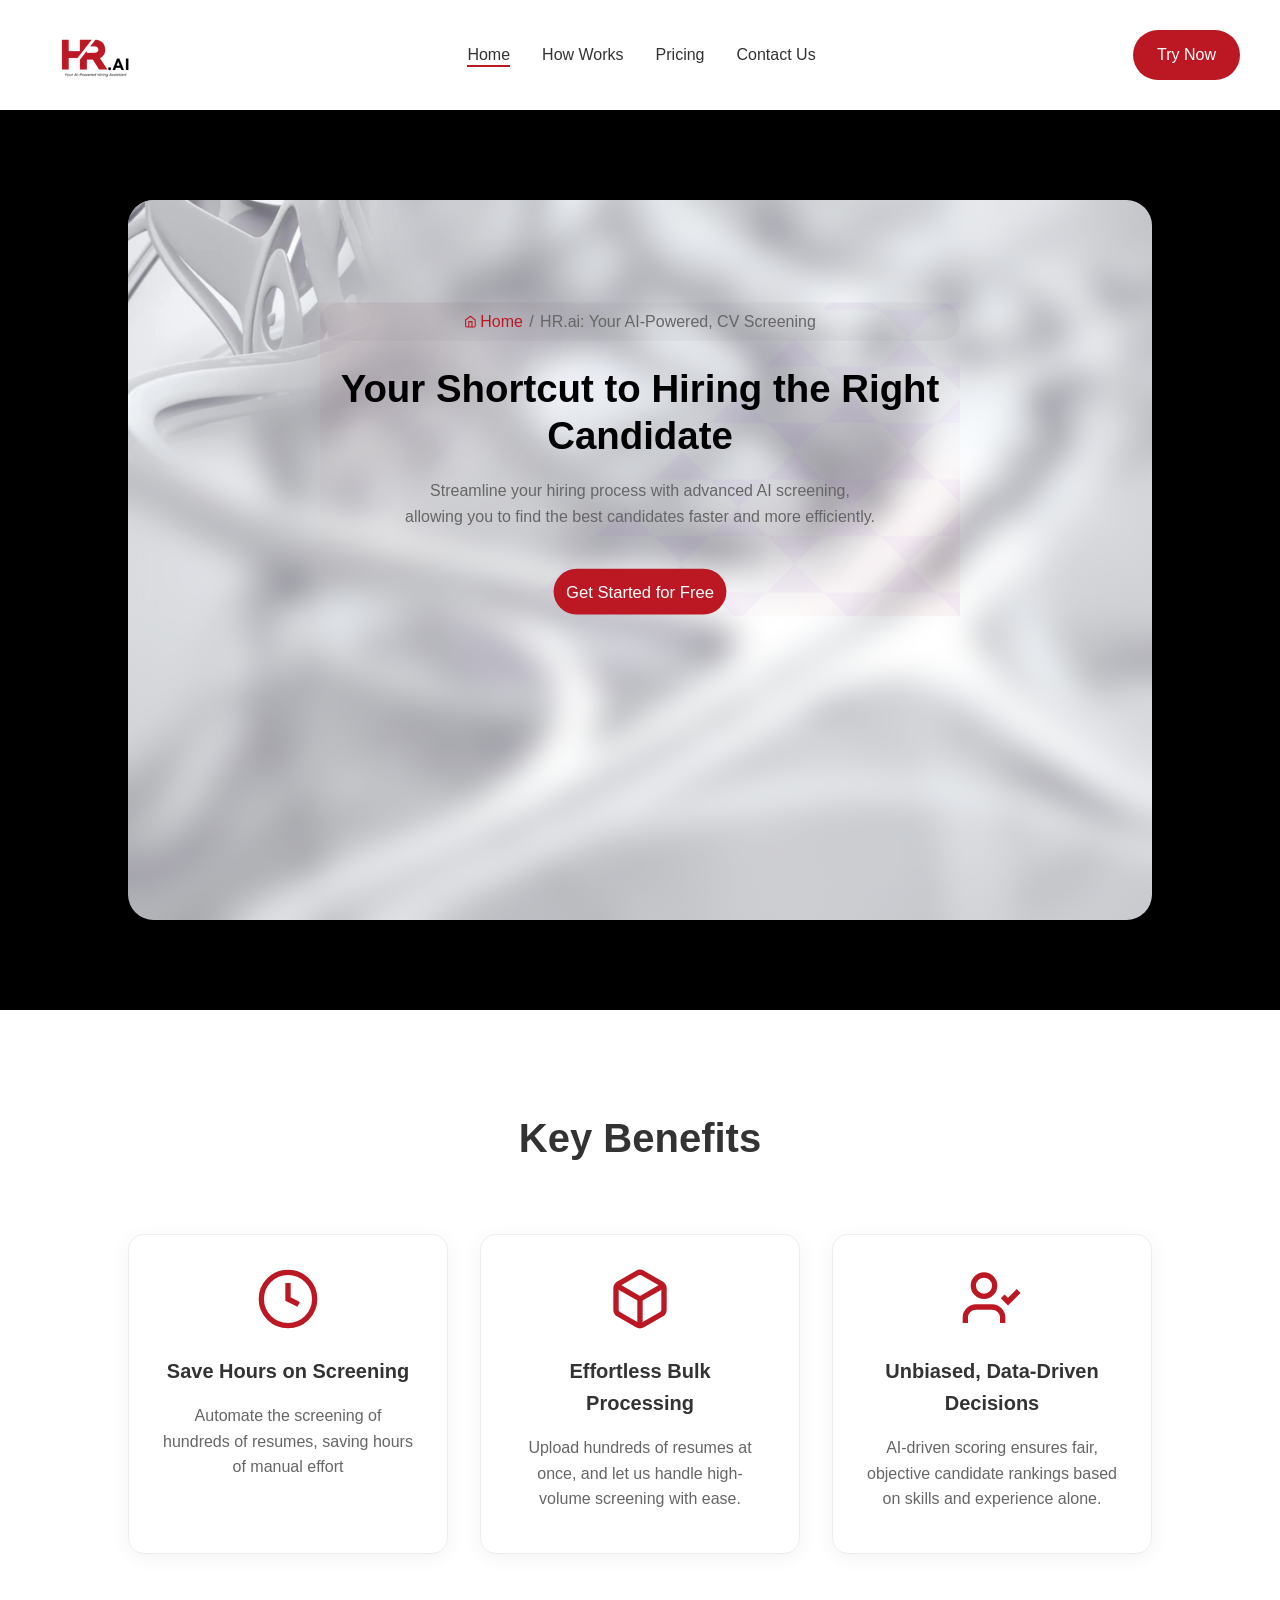
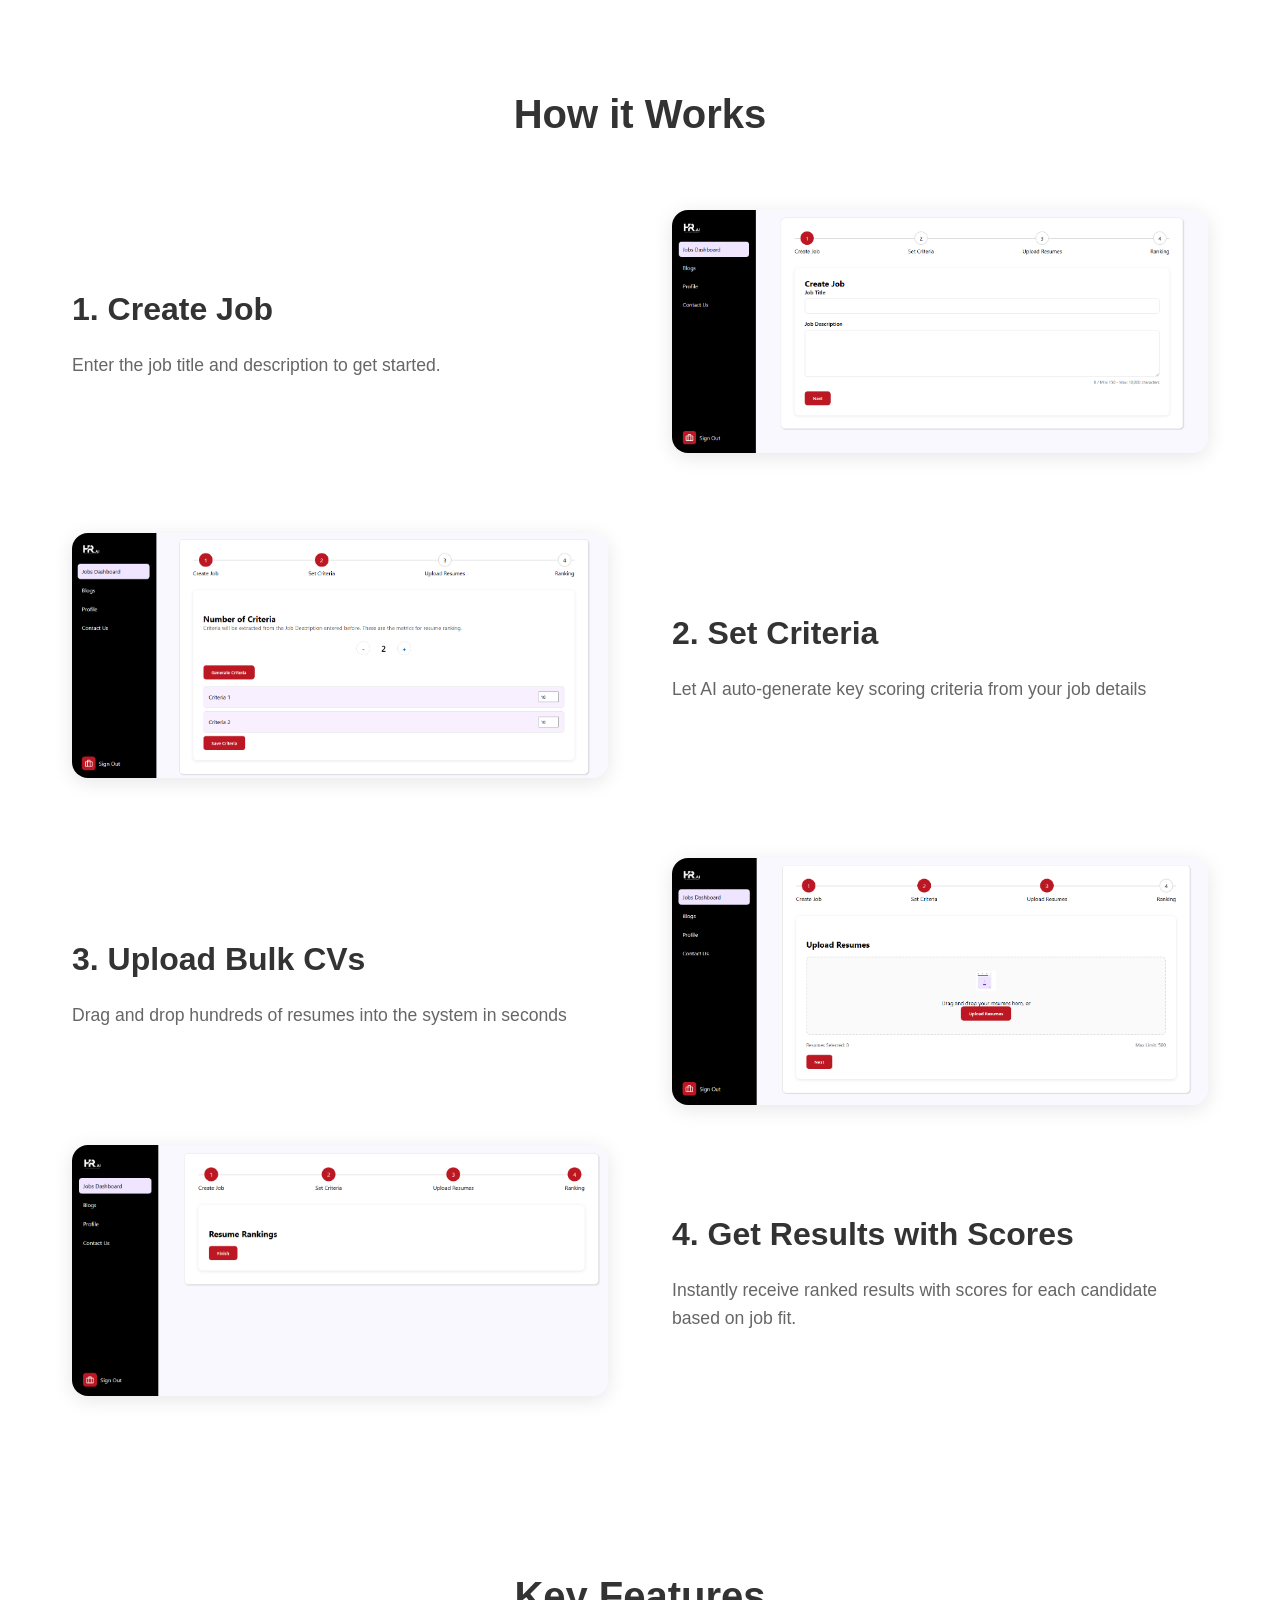
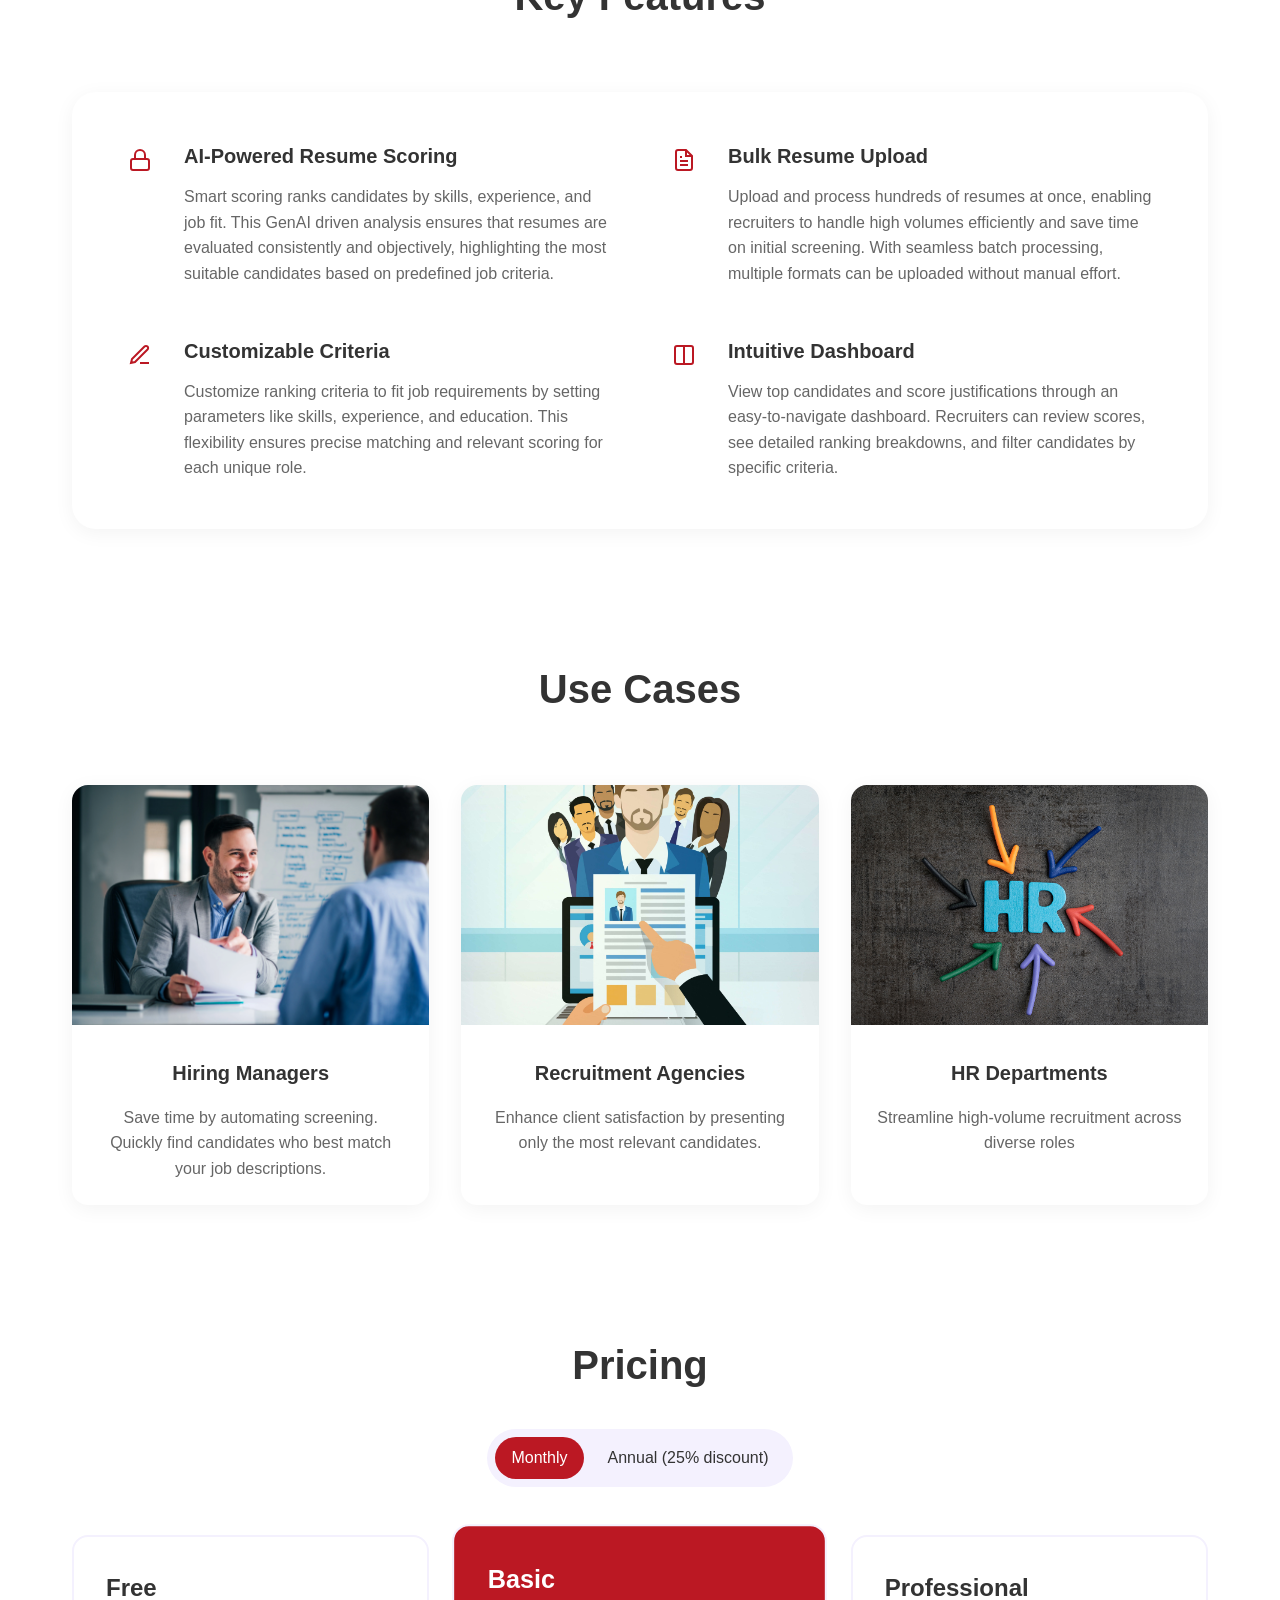
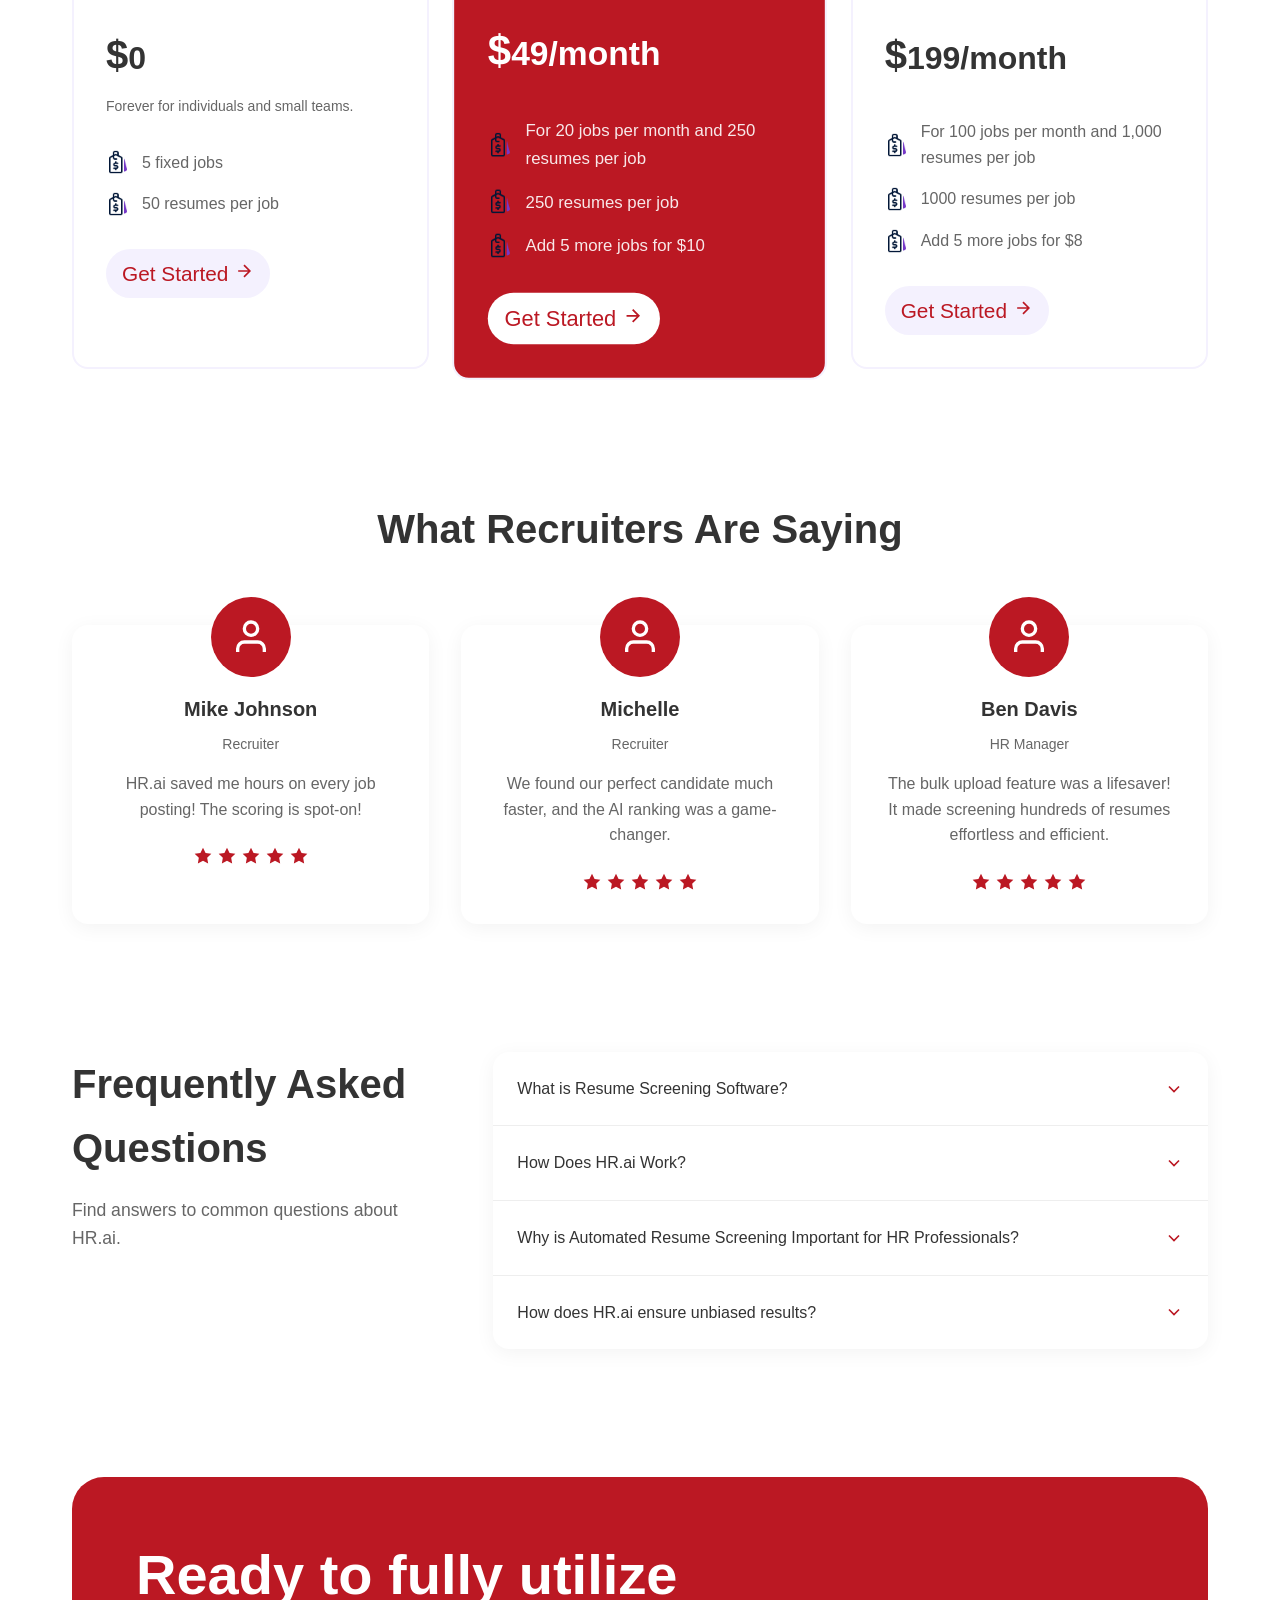
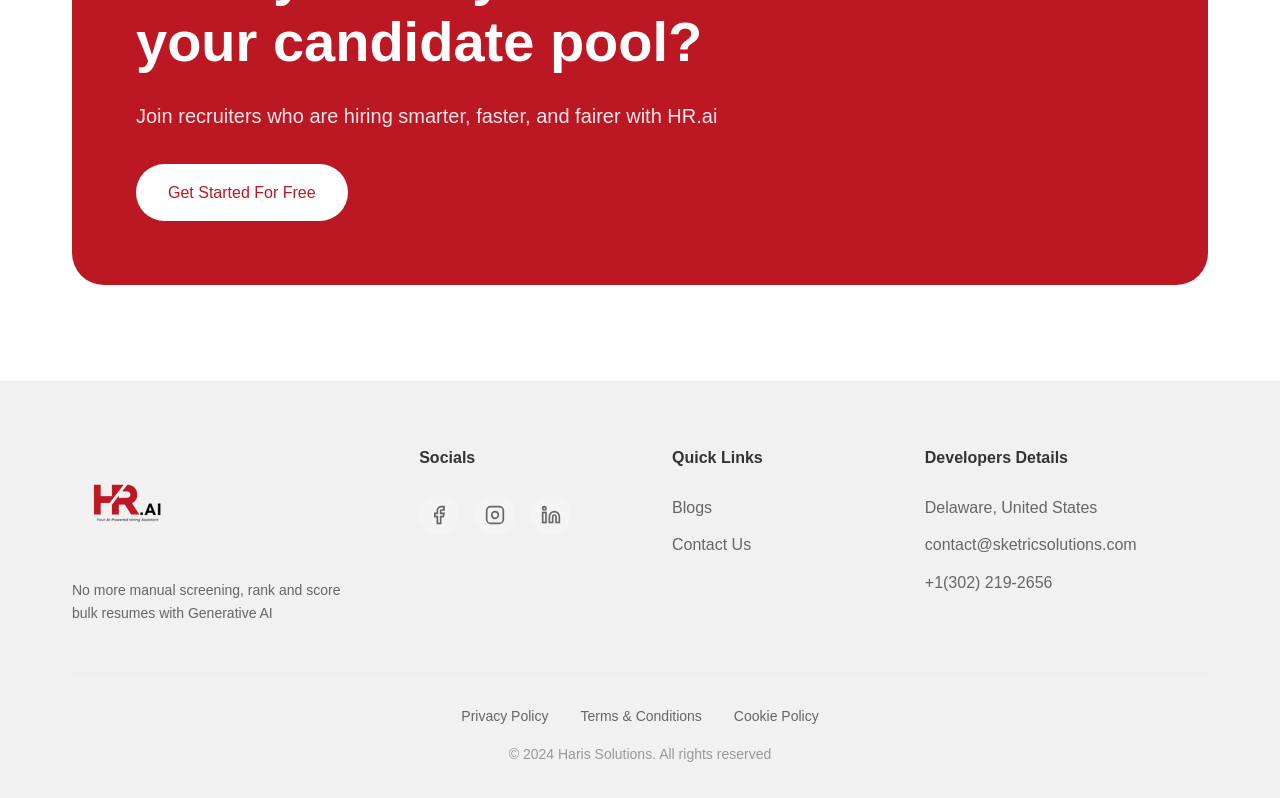
<file: index.html>
<!DOCTYPE html>
<html lang="en">
<head>
    <meta charset="UTF-8">
    <meta name="viewport" content="width=device-width, initial-scale=1.0">
    <title>Hr.ai</title>
    <link rel="stylesheet" href="assets/stylesheets/style.css">
    <link rel="stylesheet" href="assets/stylesheets/responsive.css">
    <script src="assets/javascripts/gsap.js"></script>
    <link rel="webiste icon" href="favicon.ico">
</head>
<body>
    <header>
        <div class="header-container">
            <a href="index.html" class="logo">
                <img src="assets/images/logo.png" alt="hr.ai" width="100%" />
            </a>
            <nav>
                <ul>
                    <li><a href="#" class="active">Home</a></li>
                    <li><a href="#howitwork">How Works</a></li>
                    <li><a href="#pricing">Pricing</a></li>
                    <li><a href="#">Contact Us</a></li>
                </ul>
            </nav>
            <a href="pages/login.html" class="try-now-btn">Try Now</a>
        </div>
    </header>
    <!-- Header is completed -->

    <main>  
    <div class="body">
        <div class="hero" id="hero">
            <div class="herocontent">
            <div class="breadcrumb">
                <a href="index.html">
                    <svg width="16" height="16" viewBox="0 0 24 24" fill="none" stroke="currentColor" stroke-width="2">
                        <path d="M3 9l9-7 9 7v11a2 2 0 0 1-2 2H5a2 2 0 0 1-2-2z"/>
                        <polyline points="9 22 9 12 15 12 15 22"/>
                    </svg>
                    Home
                </a>
                <span>/</span>
                <span>HR.ai: Your AI-Powered, CV Screening</span>
            </div>
    
            <h1>Your Shortcut to Hiring the Right Candidate</h1>
            <p>Streamline your hiring process with advanced AI screening, allowing you to find the best candidates faster and more efficiently.</p>
            <a href="pages/login.html" class="get-started-btn">Get Started for Free</a>
    
            <div class="background-decoration">
                <div class="diagonal-lines"></div>
                <div class="purple-blob blob-1"></div>
                <div class="purple-blob blob-2"></div>
            </div>
            </div>
    
    
        <img class="image1" src="assets/images/hero.webp">
        <img class="image2" src="assets/images/hero-2.webp">
    
        <svg xmlns="http://www.w3.org/2000/svg" id="svg-mask">
          <defs>
            <filter id="maskBlur">
              <feGaussianBlur stdDeviation="30" />
            </filter>
            <mask id="circleMask">
              <circle id="circle" r="280" fill="white" filter="url(#maskBlur)" />
            </mask>
          </defs>
        </svg>
    
        <svg id="svgFilter" style="position: fixed;">
          <filter id="pixelate" x="0" y="0" filterUnits="objectBoundingBox">
            <feGaussianBlur stdDeviation="20" />
            <feComponentTransfer>
              <feFuncA type="discrete" tableValues="1 1" />
            </feComponentTransfer>
          </filter>
        </svg>
      </div>
        </div>
    
        <!-- key befifts -->
    <section class="benefits">
        <h2>Key Benefits</h2>
        <div class="benefits-grid">
            <div class="benefit-card">
                <div class="benefit-icon">
                    <svg viewBox="0 0 24 24">
                        <circle cx="12" cy="12" r="10"/>
                        <polyline points="12 6 12 12 16 14"/>
                    </svg>
                </div>
                <h3 class="benefit-title">Save Hours on Screening</h3>
                <p class="benefit-description">Automate the screening of hundreds of resumes, saving hours of manual effort</p>
            </div>
            
            <div class="connector"></div>
            <div class="benefit-card">
                <div class="benefit-icon">
                    <svg viewBox="0 0 24 24">
                        <path d="M21 16V8a2 2 0 0 0-1-1.73l-7-4a2 2 0 0 0-2 0l-7 4A2 2 0 0 0 3 8v8a2 2 0 0 0 1 1.73l7 4a2 2 0 0 0 2 0l7-4A2 2 0 0 0 21 16z"/>
                        <path d="M3.3 7l8.7 5 8.7-5"/>
                        <path d="M12 22V12"/>
                    </svg>
                </div>
                <h3 class="benefit-title">Effortless Bulk Processing</h3>
                <p class="benefit-description">Upload hundreds of resumes at once, and let us handle high-volume screening with ease.</p>
            </div>
            
            <div class="connector"></div>
            <div class="benefit-card">
                <div class="benefit-icon">
                    <svg viewBox="0 0 24 24">
                        <path d="M16 21v-2a4 4 0 0 0-4-4H6a4 4 0 0 0-4 4v2"/>
                        <circle cx="9" cy="7" r="4"/>
                        <polyline points="16 11 18 13 22 9"/>
                    </svg>
                </div>
                <h3 class="benefit-title">Unbiased, Data-Driven Decisions</h3>
                <p class="benefit-description">AI-driven scoring ensures fair, objective candidate rankings based on skills and experience alone.</p>
            </div>
        </div>
    </section>

    <!-- how it work -->
    <section class="how-it-works" id="howitwork">
        <h2>How it Works</h2>
        <!-- first step -->
        <div class="how-content">
            <div class="how-text">
                <h3>1. Create Job</h3>
                <p>Enter the job title and description to get started.</p>
            </div>
            
            <div class="how-image">
                <img src="assets/images/1st.PNG" alt="Create job demonstration" />
            </div>
        </div>
        <!-- 2nd step -->
        <div class="how-content how-content-2">
            <div class="how-text">
                <h3>2. Set Criteria</h3>
                <p>Let AI auto-generate key scoring criteria from your job details</p>
            </div>
            
            <div class="how-image">
                <img src="assets/images/2nd.PNG" alt="Create job demonstration" />
            </div>
        </div>
        
        <!-- 3rd step -->
        <div class="how-content how-content-3">
            <div class="how-text">
                <h3>3. Upload Bulk CVs</h3>
                <p>Drag and drop hundreds of resumes into the system in seconds</p>
            </div>
            
            <div class="how-image">
                <img src="assets/images/3rd.PNG" alt="Create job demonstration" />
            </div>
        </div>
        
        <!-- 4th step -->
        <div class="how-content how-content-4 wrapinnng">
            
            <div class="how-image">
                <img src="assets/images/4th.PNG" alt="Create job demonstration" />
            </div>
            <div class="how-text">
                <h3>4. Get Results with Scores</h3>
                <p>Instantly receive ranked results with scores for each candidate based on job fit.</p>
            </div>
        </div>
    </section>
        <!-- Add this section after the hero section -->
    <section class="features">
        <h2>Key Features</h2>
        <div class="features-container">
            <div class="features-grid">
                <div class="feature-item">
                    <div class="feature-icon">
                        <svg width="24" height="24" viewBox="0 0 24 24" fill="none" stroke="currentColor" stroke-width="2">
                            <rect x="3" y="11" width="18" height="11" rx="2" ry="2"/>
                            <path d="M7 11V7a5 5 0 0 1 10 0v4"/>
                        </svg>
                    </div>
                    <div class="feature-content">
                        <h3>AI-Powered Resume Scoring</h3>
                        <p>Smart scoring ranks candidates by skills, experience, and job fit. This GenAI driven analysis ensures that resumes are evaluated consistently and objectively, highlighting the most suitable candidates based on predefined job criteria.</p>
                    </div>
                </div>
    
                <div class="feature-item">
                    <div class="feature-icon">
                        <svg width="24" height="24" viewBox="0 0 24 24" fill="none" stroke="currentColor" stroke-width="2">
                            <path d="M14 2H6a2 2 0 0 0-2 2v16a2 2 0 0 0 2 2h12a2 2 0 0 0 2-2V8z"/>
                            <path d="M14 2v6h6"/>
                            <path d="M16 13H8"/>
                            <path d="M16 17H8"/>
                            <path d="M10 9H8"/>
                        </svg>
                    </div>
                    <div class="feature-content">
                        <h3>Bulk Resume Upload</h3>
                        <p>Upload and process hundreds of resumes at once, enabling recruiters to handle high volumes efficiently and save time on initial screening. With seamless batch processing, multiple formats can be uploaded without manual effort.</p>
                    </div>
                </div>
    
                <div class="feature-item">
                    <div class="feature-icon">
                        <svg width="24" height="24" viewBox="0 0 24 24" fill="none" stroke="currentColor" stroke-width="2">
                            <path d="M12 20h9"/>
                            <path d="M16.5 3.5a2.121 2.121 0 0 1 3 3L7 19l-4 1 1-4L16.5 3.5z"/>
                        </svg>
                    </div>
                    <div class="feature-content">
                        <h3>Customizable Criteria</h3>
                        <p>Customize ranking criteria to fit job requirements by setting parameters like skills, experience, and education. This flexibility ensures precise matching and relevant scoring for each unique role.</p>
                    </div>
                </div>
    
                <div class="feature-item">
                    <div class="feature-icon">
                        <svg width="24" height="24" viewBox="0 0 24 24" fill="none" stroke="currentColor" stroke-width="2">
                            <path d="M12 3h7a2 2 0 0 1 2 2v14a2 2 0 0 1-2 2h-7m0-18H5a2 2 0 0 0-2 2v14a2 2 0 0 0 2 2h7m0-18v18"/>
                        </svg>
                    </div>
                    <div class="feature-content">
                        <h3>Intuitive Dashboard</h3>
                        <p>View top candidates and score justifications through an easy-to-navigate dashboard. Recruiters can review scores, see detailed ranking breakdowns, and filter candidates by specific criteria.</p>
                    </div>
                </div>
            </div>
        </div>
    </section>
    <!-- Add this section after the features section -->
    <section class="use-cases">
        <h2>Use Cases</h2>
        <div class="use-cases-grid">
            <div class="use-case-card">
                <img 
                    src="assets/images/1.webp" 
                    alt="Hiring Managers" 
                    class="use-case-image"   
                />
                <div class="use-case-content">
                    <h3 class="use-case-title">Hiring Managers</h3>
                    <p class="use-case-description">
                        Save time by automating screening. Quickly find candidates who best match your job descriptions.
                    </p>
                </div>
            </div>
    
            <div class="use-case-card">
                <img 
                    src="assets/images/2.jpg" 
                    alt="Recruitment Agencies" 
                    class="use-case-image"
                />
                <div class="use-case-content">
                    <h3 class="use-case-title">Recruitment Agencies</h3>
                    <p class="use-case-description">
                        Enhance client satisfaction by presenting only the most relevant candidates.
                    </p>
                </div>
            </div>
    
            <div class="use-case-card">
                <img 
                    src="assets/images/3.jpg" 
                    alt="Hr Departments" 
                    class="use-case-image"
                >
                <div class="use-case-content">
                    <h3 class="use-case-title">HR Departments</h3>
                    <p class="use-case-description">
                        Streamline high-volume recruitment across diverse roles
                    </p>
                </div>
            </div>
        </div>
    </section>
    
    <section class="pricing" id="pricing">
        <h2>Pricing</h2>
        
        <div class="billing-toggle">
            <div class="toggle-wrapper">
                <span class="toggle-option active" data-billing="monthly">Monthly</span>
                <span class="toggle-option" data-billing="annual">Annual (25% discount)</span>
            </div>
        </div>
    
        <div class="pricing-grid">
            <div class="pricing-card">
                <h3 class="plan-name">Free</h3>
                <div class="plan-price">$<span class="price">0</span></div>
                <p class="plan-description">Forever for individuals and small teams.</p>
                
                <ul class="plan-features">
                    <li>
                        <img src="assets/images/pricing.webp" alt="pricing icon" width="24px" />
                        5 fixed jobs
                    </li>
                    <li>
                        <img src="assets/images/pricing.webp" alt="pricing icon" width="24px" />
                        50 resumes per job
                    </li>
                </ul>
    
                <button class="get-started-btn">
                    Get Started
                    <svg width="20" height="20" viewBox="0 0 24 24" fill="none" stroke="currentColor" stroke-width="2">
                        <path d="M5 12h14M12 5l7 7-7 7"/>
                    </svg>
                </button>
            </div>
    
            <div class="pricing-card featured">
                <h3 class="plan-name">Basic</h3>
                <div class="plan-price">$<span class="price">49</span><span>/month</span></div>
                
                <ul class="plan-features">
                    <li>
                        <img src="assets/images/pricing.webp" alt="pricing icon" width="24px" />
                        </span>
                        For 20 jobs per month and 250 resumes per job
                    </li>
                    <li>
                        <img src="assets/images/pricing.webp" alt="pricing icon" width="24px" />
                        250 resumes per job
                    </li>
                    <li>
                        <img src="assets/images/pricing.webp" alt="pricing icon" width="24px" />
                        Add 5 more jobs for $10
                    </li>
                </ul>
    
                <button class="get-started-btn">
                    Get Started
                    <svg width="20" height="20" viewBox="0 0 24 24" fill="none" stroke="currentColor" stroke-width="2">
                        <path d="M5 12h14M12 5l7 7-7 7"/>
                    </svg>
                </button>
            </div>
    
            <div class="pricing-card">
                <h3 class="plan-name">Professional</h3>
                <div class="plan-price">$<span class="price">199</span><span>/month</span></div>
                
                <ul class="plan-features">
                    <li>
                        <img src="assets/images/pricing.webp" alt="pricing icon" width="24px" />
                        For 100 jobs per month and 1,000 resumes per job
                    </li>
                    <li>
                        <img src="assets/images/pricing.webp" alt="pricing icon" width="24px" />
                        1000 resumes per job
                    </li>
                    <li>
                        <img src="assets/images/pricing.webp" alt="pricing icon" width="24px" />
                        Add 5 more jobs for $8
                    </li>
                </ul>
    
                <button class="get-started-btn">
                    Get Started
                    <svg width="20" height="20" viewBox="0 0 24 24" fill="none" stroke="currentColor" stroke-width="2">
                        <path d="M5 12h14M12 5l7 7-7 7"/>
                    </svg>
                </button>
            </div>
        </div>
    </section>
    <section class="testimonials">
        <h2>What Recruiters Are Saying</h2>
        
        <div class="testimonials-grid">
            <div class="testimonial-card">
                <div class="avatar">
                    <svg viewBox="0 0 24 24" fill="none" stroke="currentColor" stroke-width="2">
                        <path d="M20 21v-2a4 4 0 0 0-4-4H8a4 4 0 0 0-4 4v2"/>
                        <circle cx="12" cy="7" r="4"/>
                    </svg>
                </div>
                <h3 class="testimonial-name">Mike Johnson</h3>
                <p class="testimonial-role">Recruiter</p>
                <p class="testimonial-text">HR.ai saved me hours on every job posting! The scoring is spot-on!</p>
                <div class="star-rating">
                    <svg width="20" height="20" viewBox="0 0 24 24" fill="currentColor">
                        <polygon points="12 2 15.09 8.26 22 9.27 17 14.14 18.18 21.02 12 17.77 5.82 21.02 7 14.14 2 9.27 8.91 8.26 12 2"/>
                    </svg>
                    <svg width="20" height="20" viewBox="0 0 24 24" fill="currentColor">
                        <polygon points="12 2 15.09 8.26 22 9.27 17 14.14 18.18 21.02 12 17.77 5.82 21.02 7 14.14 2 9.27 8.91 8.26 12 2"/>
                    </svg>
                    <svg width="20" height="20" viewBox="0 0 24 24" fill="currentColor">
                        <polygon points="12 2 15.09 8.26 22 9.27 17 14.14 18.18 21.02 12 17.77 5.82 21.02 7 14.14 2 9.27 8.91 8.26 12 2"/>
                    </svg>
                    <svg width="20" height="20" viewBox="0 0 24 24" fill="currentColor">
                        <polygon points="12 2 15.09 8.26 22 9.27 17 14.14 18.18 21.02 12 17.77 5.82 21.02 7 14.14 2 9.27 8.91 8.26 12 2"/>
                    </svg>
                    <svg width="20" height="20" viewBox="0 0 24 24" fill="currentColor">
                        <polygon points="12 2 15.09 8.26 22 9.27 17 14.14 18.18 21.02 12 17.77 5.82 21.02 7 14.14 2 9.27 8.91 8.26 12 2"/>
                    </svg>
                </div>
            </div>
    
            <div class="testimonial-card">
                <div class="avatar">
                    <svg viewBox="0 0 24 24" fill="none" stroke="currentColor" stroke-width="2">
                        <path d="M20 21v-2a4 4 0 0 0-4-4H8a4 4 0 0 0-4 4v2"/>
                        <circle cx="12" cy="7" r="4"/>
                    </svg>
                </div>
                <h3 class="testimonial-name">Michelle</h3>
                <p class="testimonial-role">Recruiter</p>
                <p class="testimonial-text">We found our perfect candidate much faster, and the AI ranking was a game-changer.</p>
                <div class="star-rating">
                    <svg width="20" height="20" viewBox="0 0 24 24" fill="currentColor">
                        <polygon points="12 2 15.09 8.26 22 9.27 17 14.14 18.18 21.02 12 17.77 5.82 21.02 7 14.14 2 9.27 8.91 8.26 12 2"/>
                    </svg>
                    <svg width="20" height="20" viewBox="0 0 24 24" fill="currentColor">
                        <polygon points="12 2 15.09 8.26 22 9.27 17 14.14 18.18 21.02 12 17.77 5.82 21.02 7 14.14 2 9.27 8.91 8.26 12 2"/>
                    </svg>
                    <svg width="20" height="20" viewBox="0 0 24 24" fill="currentColor">
                        <polygon points="12 2 15.09 8.26 22 9.27 17 14.14 18.18 21.02 12 17.77 5.82 21.02 7 14.14 2 9.27 8.91 8.26 12 2"/>
                    </svg>
                    <svg width="20" height="20" viewBox="0 0 24 24" fill="currentColor">
                        <polygon points="12 2 15.09 8.26 22 9.27 17 14.14 18.18 21.02 12 17.77 5.82 21.02 7 14.14 2 9.27 8.91 8.26 12 2"/>
                    </svg>
                    <svg width="20" height="20" viewBox="0 0 24 24" fill="currentColor">
                        <polygon points="12 2 15.09 8.26 22 9.27 17 14.14 18.18 21.02 12 17.77 5.82 21.02 7 14.14 2 9.27 8.91 8.26 12 2"/>
                    </svg>
                </div>
            </div>
    
            <div class="testimonial-card">
                <div class="avatar">
                    <svg viewBox="0 0 24 24" fill="none" stroke="currentColor" stroke-width="2">
                        <path d="M20 21v-2a4 4 0 0 0-4-4H8a4 4 0 0 0-4 4v2"/>
                        <circle cx="12" cy="7" r="4"/>
                    </svg>
                </div>
                <h3 class="testimonial-name">Ben Davis</h3>
                <p class="testimonial-role">HR Manager</p>
                <p class="testimonial-text">The bulk upload feature was a lifesaver! It made screening hundreds of resumes effortless and efficient.</p>
                <div class="star-rating">
                    <svg width="20" height="20" viewBox="0 0 24 24" fill="currentColor">
                        <polygon points="12 2 15.09 8.26 22 9.27 17 14.14 18.18 21.02 12 17.77 5.82 21.02 7 14.14 2 9.27 8.91 8.26 12 2"/>
                    </svg>
                    <svg width="20" height="20" viewBox="0 0 24 24" fill="currentColor">
                        <polygon points="12 2 15.09 8.26 22 9.27 17 14.14 18.18 21.02 12 17.77 5.82 21.02 7 14.14 2 9.27 8.91 8.26 12 2"/>
                    </svg>
                    <svg width="20" height="20" viewBox="0 0 24 24" fill="currentColor">
                        <polygon points="12 2 15.09 8.26 22 9.27 17 14.14 18.18 21.02 12 17.77 5.82 21.02 7 14.14 2 9.27 8.91 8.26 12 2"/>
                    </svg>
                    <svg width="20" height="20" viewBox="0 0 24 24" fill="currentColor">
                        <polygon points="12 2 15.09 8.26 22 9.27 17 14.14 18.18 21.02 12 17.77 5.82 21.02 7 14.14 2 9.27 8.91 8.26 12 2"/>
                    </svg>
                    <svg width="20" height="20" viewBox="0 0 24 24" fill="currentColor">
                        <polygon points="12 2 15.09 8.26 22 9.27 17 14.14 18.18 21.02 12 17.77 5.82 21.02 7 14.14 2 9.27 8.91 8.26 12 2"/>
                    </svg>
                </div>
            </div>
        </div>
    </section>
    <section class="faq-section">
        <div class="faq-container">
            <div class="faq-header">
                <h2>Frequently Asked Questions</h2>
                <p>Find answers to common questions about HR.ai.</p>
            </div>
    
            <div class="faq-list">
                <div class="faq-item">
                    <div class="faq-question" role="button" aria-expanded="false" tabindex="0">
                        What is Resume Screening Software?
                        <svg viewBox="0 0 24 24" fill="none" stroke="currentColor" stroke-width="2">
                            <polyline points="6 9 12 15 18 9"></polyline>
                        </svg>
                    </div>
                    <div class="faq-answer">
                        HR.ai is an AI-powered tool that automatically analyzes, evaluates, and ranks resumes based on job requirements.
                    </div>
                </div>
    
                <div class="faq-item">
                    <div class="faq-question" role="button" aria-expanded="false" tabindex="0">
                        How Does HR.ai Work?
                        <svg viewBox="0 0 24 24" fill="none" stroke="currentColor" stroke-width="2">
                            <polyline points="6 9 12 15 18 9"></polyline>
                        </svg>
                    </div>
                    <div class="faq-answer">
                        It uses advanced AI algorithms to parse resumes, extract relevant information, and match it against job requirements.
                    </div>
                </div>
    
                <div class="faq-item">
                    <div class="faq-question" role="button" aria-expanded="false" tabindex="0">
                        Why is Automated Resume Screening Important for HR Professionals?
                        <svg viewBox="0 0 24 24" fill="none" stroke="currentColor" stroke-width="2">
                            <polyline points="6 9 12 15 18 9"></polyline>
                        </svg>
                    </div>
                    <div class="faq-answer">
                        It saves significant time, reduces bias, ensures consistent evaluation, and helps handle large volumes of applications efficiently.
                    </div>
                </div>
                <div class="faq-item">
                    <div class="faq-question" role="button" aria-expanded="false" tabindex="0">
                        How does HR.ai ensure unbiased results?
                        <svg viewBox="0 0 24 24" fill="none" stroke="currentColor" stroke-width="2">
                            <polyline points="6 9 12 15 18 9"></polyline>
                        </svg>
                    </div>
                    <div class="faq-answer">
                        It uses objective criteria based solely on skills and experience, minimizing human biases.
                    </div>
                </div>
            </div>
        </div>
    </section>
    <!-- cta section -->
    <section class="cta-section">
        <div class="cta-container">
            <div class="cta-content">
                <h2>Ready to fully utilize your candidate pool?</h2>
                <p>Join recruiters who are hiring smarter, faster, and fairer with HR.ai</p>
                <a href="#" class="cta-button">Get Started For Free</a>
            </div>
        </div>
    </section>
    </main>

    <!-- footer start -->
    <footer class="footer">
        <div class="footer-container">
            <div class="footer-content">
                <div class="footer-brand">
                    <a href="/" class="footer-logo">
                        <img src="assets/images/logo.png" alt="hr.ai" />
                    </a>
                    <p class="footer-description">
                        No more manual screening, rank and score bulk resumes with Generative AI
                    </p>
                </div>
    
                <div class="footer-section">
                    <h3>Socials</h3>
                    <div class="social-links">
                        <a href="#" class="social-link" aria-label="Facebook">
                            <svg width="20" height="20" viewBox="0 0 24 24" fill="none" stroke="currentColor" stroke-width="2">
                                <path d="M18 2h-3a5 5 0 0 0-5 5v3H7v4h3v8h4v-8h3l1-4h-4V7a1 1 0 0 1 1-1h3z"/>
                            </svg>
                        </a>
                        <a href="#" class="social-link" aria-label="Instagram">
                            <svg width="20" height="20" viewBox="0 0 24 24" fill="none" stroke="currentColor" stroke-width="2">
                                <rect x="2" y="2" width="20" height="20" rx="5" ry="5"/>
                                <path d="M16 11.37A4 4 0 1 1 12.63 8 4 4 0 0 1 16 11.37z"/>
                                <line x1="17.5" y1="6.5" x2="17.51" y2="6.5"/>
                            </svg>
                        </a>
                        <a href="#" class="social-link" aria-label="LinkedIn">
                            <svg width="20" height="20" viewBox="0 0 24 24" fill="none" stroke="currentColor" stroke-width="2">
                                <path d="M16 8a6 6 0 0 1 6 6v7h-4v-7a2 2 0 0 0-2-2 2 2 0 0 0-2 2v7h-4v-7a6 6 0 0 1 6-6z"/>
                                <rect x="2" y="9" width="4" height="12"/>
                                <circle cx="4" cy="4" r="2"/>
                            </svg>
                        </a>
                    </div>
                </div>
    
                <div class="footer-section">
                    <h3>Quick Links</h3>
                    <ul class="quick-links">
                        <li><a href="/blogs">Blogs</a></li>
                        <li><a href="/contact">Contact Us</a></li>
                    </ul>
                </div>
    
                <div class="footer-section">
                    <h3>Developers Details</h3>
                    <ul class="contact-info">
                        <li>Delaware, United States</li>
                        <li>contact@sketricsolutions.com</li>
                        <li>+1(302) 219-2656</li>
                    </ul>
                </div>
            </div>
    
            <div class="footer-bottom">
                <div class="legal-links">
                    <a href="/privacy">Privacy Policy</a>
                    <a href="/terms">Terms & Conditions</a>
                    <a href="/cookies">Cookie Policy</a>
                </div>
                <p class="copyright">© 2024 Haris Solutions. All rights reserved</p>
            </div>
        </div>
    </footer>

    <script src="assets/javascripts/app.js"></script>
</body>
</html>
</file>
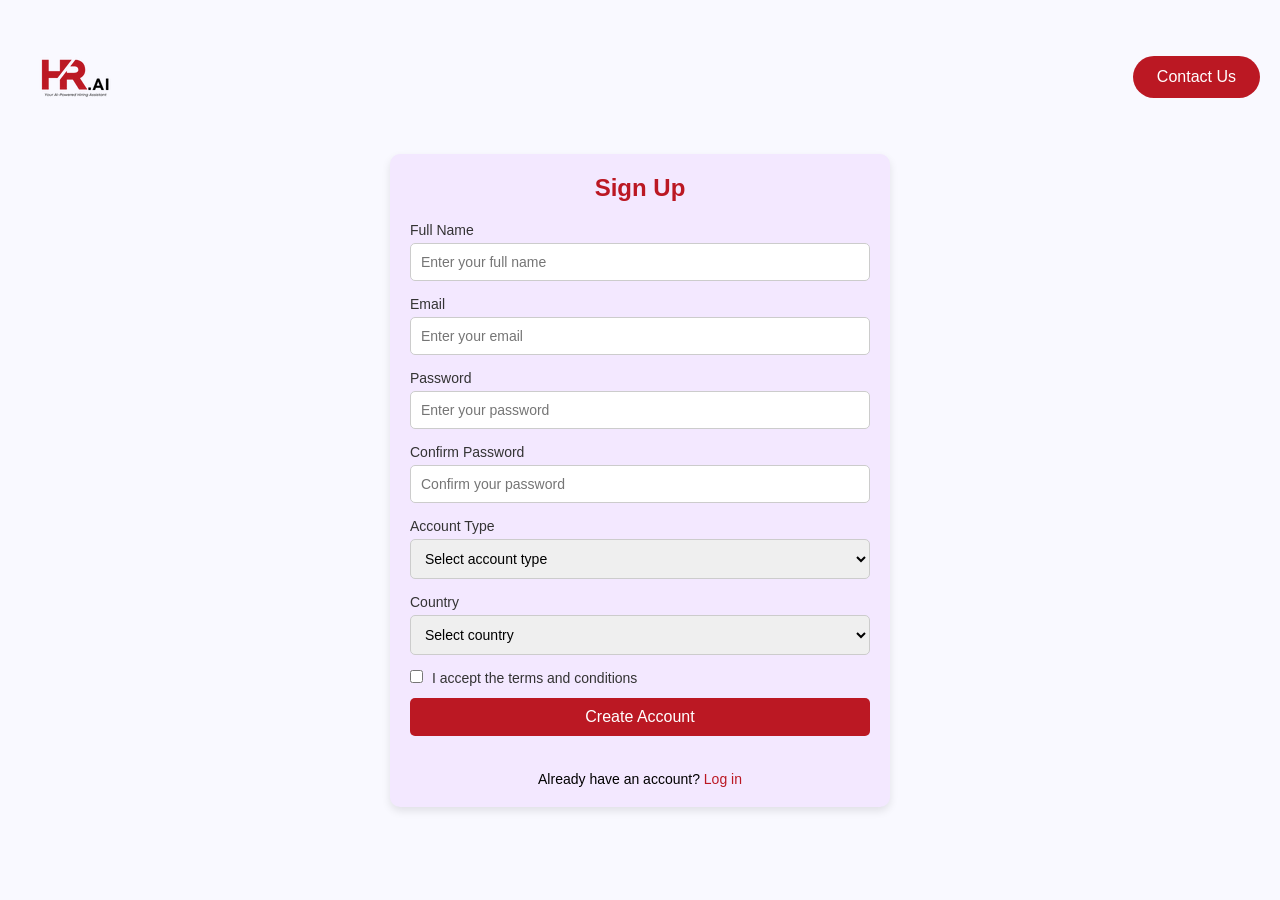
<file: pages/signup.html>
<!DOCTYPE html>
<html lang="en">

<head>
    <meta charset="UTF-8">
    <meta name="viewport" content="width=device-width, initial-scale=1.0">
    <title>Hr.ai Sign Up</title>
    <link rel="stylesheet" href="../assets/stylesheets/signup.css">
</head>

<body>
    <header>
        <a href="../index.html" class="logo" style="text-decoration: none;">
           <img src="../assets/images/logo.png" alt="hr.ai" />
        </a>
        <a href="../index.html" class="try-now-btn">Contact Us</a>
    </header>
    <!-- </div> -->
    <div class="container">
        <h2>Sign Up</h2>
        <form id="signupForm">
            <label for="fullName">Full Name</label>
            <input type="text" id="fullName" placeholder="Enter your full name" required>

            <label for="email">Email</label>
            <input type="email" id="email" placeholder="Enter your email" required>

            <label for="password">Password</label>
            <input type="password" id="password" placeholder="Enter your password" required>

            <label for="confirmPassword">Confirm Password</label>
            <input type="password" id="confirmPassword" placeholder="Confirm your password" required>

            <label for="accountType">Account Type</label>
            <select id="accountType">
                <option value="">Select account type</option>
                <option value="personal">Personal</option>
                <option value="business">Business</option>
            </select>

            <label for="country">Country</label>
            <select id="country">
                <option value="">Select country</option>
                <option value="pakistan">Pakistan</option>
                <option value="usa">USA</option>
                <option value="uk">UK</option>
            </select>

            <div class="terms">
                <input type="checkbox" id="terms" required>
                <label for="terms">I accept the terms and conditions</label>
            </div>

            <button type="submit">Create Account</button>
        </form>
        <div class="footer">
            Already have an account? <a href="login.html">Log in</a>
        </div>
    </div>

    <script>
        document.getElementById('signupForm').addEventListener('submit', function (e) {
            e.preventDefault();
            const fullName = document.getElementById('fullName').value;
            const email = document.getElementById('email').value;
            const accountType = document.getElementById('accountType').value;
            const country = document.getElementById('country').value;
            const userData = {
                fullName,
                email,
                accountType,
                country
            };

            console.log('User Data:', userData);
            alert('Account created successfully!');
        });
    </script>
</body>

</html>
</file>
<file: assets/stylesheets/style.css>
* {
    margin: 0;
    padding: 0;
    box-sizing: border-box;
    font-family: -apple-system, BlinkMacSystemFont, 'Segoe UI', Roboto, Oxygen, Ubuntu, Cantarell, sans-serif;
}
html{
    scroll-behavior: smooth;
}
:root {
    --primary-color: #bb1823;
    --text-color: #333;
    --background-color: #fff;
}
body {
    background-color: var(--background-color);
    color: var(--text-color);
    line-height: 1.6;
    overflow-x: hidden;
}
/* Header Styles */
header {
    background: var(--background-color);
    padding: 0rem 2rem;
    position: sticky;
    top: 0;
    z-index: 1000;
    box-shadow: 0 2px 10px rgba(0, 0, 0, 0.1);
}
.header-container {
    max-width: 1200px;
    margin: 0 auto;
    display: flex;
    justify-content: space-between;
    align-items: center;
}
.logo {
    display: flex;
    align-items: center;
    gap: 0.5rem;
    text-decoration: none;
    color: var(--primary-color);
    font-weight: bold;
    font-size: 1.5rem;
}
.logo-icon {
    background: var(--primary-color);
    color: white;
    width: 40px;
    height: 40px;
    border-radius: 8px;
    display: flex;
    align-items: center;
    justify-content: center;
}
nav ul {
    display: flex;
    gap: 2rem;
    list-style: none;
}
nav a {
    text-decoration: none;
    color: var(--text-color);
    font-weight: 500;
    position: relative;
}
nav a.active::after {
    content: '';
    position: absolute;
    bottom: -4px;
    left: 0;
    width: 100%;
    height: 2px;
    background-color: var(--primary-color);
}
.try-now-btn {
    background: var(--primary-color);
    color: white;
    padding: 0.75rem 1.5rem;
    border-radius: 50px;
    text-decoration: none;
    font-weight: 500;
    border: none;
    cursor: pointer;
    transition: background-color 0.3s;
}
.try-now-btn:hover {
    background-color: #b6131e;
}
.body {
    display: flex;
    flex-direction: column;
    justify-content: flex-start;
    margin: 0;
    position: relative;
    overflow: hidden;
    background-color: black;
  }
  .hero {
    position: relative;
    height: 100vh;
    border-radius: 2rem;
    overflow: hidden;
    width: 100%;
    display: flex;
    flex-direction: column;
    justify-content: center;
    align-items: center;
    transform: scale(0.8);
  }
 .hero img {
    position: absolute;
    width: 100%;
    height: 100%;
    object-fit: cover;
    cursor: pointer;
    transition: filter 0.5s ease-out;
  }
  .image1 {
    filter: url(#pixelate);
    z-index: 1;
  }
  .image2 {
    mask: url(#circleMask);
    z-index: 500;
  }
  .herocontent {
    position: absolute;
    z-index: 1000;
    /* top: 10rem; */
    top: 8rem;
    color: white;
    font-size: 48px;
    color: #000;
    text-align: center;
  }
  .breadcrumb {
    display: flex;
    align-items: center;
    justify-content: center;
    gap: 0.5rem;
    margin-bottom: 2rem;
    padding: 0.5rem 1rem;
    background: rgba(0, 0, 0, 0.03);
    border-radius: 50px;
    font-size: 20px;    
    font-weight: 500;
}
.breadcrumb a {
    color: var(--primary-color);
    text-decoration: none;
    display: flex;
    align-items: center;
    gap: 0.25rem;
}
.breadcrumb span {
    color: #666;
}
.hero h1 {
    font-size: 3rem;
    font-weight: 700;
    line-height: 1.2;
    margin-bottom: 1.5rem;
    max-width: 800px;
    margin-left: auto;
    margin-right: auto;
}
.hero p {
    font-size: 1.25rem;
    color: #666;
    margin-bottom: 2rem;
    max-width: 600px;
    margin-left: auto;
    margin-right: auto;
}
.get-started-btn {
    background: var(--primary-color);
    color: white;
    padding: 1rem 2.5rem;
    border-radius: 50px;
    text-decoration: none;
    font-weight: 500;
    display: inline-block;
    transition: background-color 0.3s;
    font-size: 1.30rem;
}
  svg#svg-mask,
  svg#svgFilter {
    position: absolute;
    width: 100%;
    height: 100%;
    top: 0;
    left: 0;
    overflow: visible;
  }
.background-decoration {
    position: absolute;
    width: 100%;
    height: 100%;
    top: 0;
    left: 0;
    overflow: hidden;
    z-index: -1;
}
.diagonal-lines {
    position: absolute;
    width: 200%;
    height: 200%;
    background: linear-gradient(45deg, 
        rgba(128, 0, 255, 0.03) 25%, 
        transparent 25%, 
        transparent 75%, 
        rgba(128, 0, 255, 0.03) 75%);
    background-size: 100px 100px;
    transform: rotate(-45deg);
}
.purple-blob {
    position: absolute;
    width: 300px;
    height: 300px;
    background: var(--primary-color);
    filter: blur(150px);
    opacity: 0.1;
    border-radius: 50%;
}
.blob-1 {
    top: -150px;
    left: -150px;
}
.blob-2 {
    bottom: -150px;
    right: -150px;
}
.benefits {
    max-width: 1200px;
    margin: 4rem auto;
    padding: 2rem;
    text-align: center;
    position: relative;
}
.benefits h2 {
    font-size: 2.5rem;
    font-weight: 800;
    margin-bottom: 4rem;
    color: var(--text-color);
}
.benefits-grid {
    display: flex;
    justify-content: center;
    align-items: flex-start;
    gap: 2rem;
    margin-top: 2rem;
    position: relative;
}
.benefit-card {
    flex: 1;
    max-width: 320px;
    background: white;
    padding: 2rem;
    border-radius: 1rem;
    box-shadow: 0 4px 20px rgba(0, 0, 0, 0.05);
    position: relative;
    z-index: 1;
    border: 1px solid #ededed;
    height: 320px;
}
.benefit-icon {
    width: 64px;
    height: 64px;
    margin: 0 auto 1.5rem;
}
.benefit-icon svg {
    width: 100%;
    height: 100%;
    stroke: var(--primary-color);
    fill: none;
    stroke-width: 2;
}
.benefit-title {
    font-size: 1.25rem;
    font-weight: 600;
    margin-bottom: 1rem;
    color: var(--text-color);
}
.benefit-description {
    color: #666;
    line-height: 1.6;
    font-size: 1rem;
}
.connector {
    position: absolute;
    top: 32px;
    left: calc(33.33% + 120px);
    right: calc(33.33% + 120px);
    height: 2px;
    display: flex;
    justify-content: center;
    align-items: center;
    z-index: 0;
}
.connector::before {
    content: "";
    width: 100%;
    height: 2px;
    border-top: 2px dashed rgba(128, 0, 255, 0.3);
}
.how-it-works {
    max-width: 1200px;
    margin: 4rem auto;
    padding: 2rem;
    position: relative;
}
.how-it-works h2 {
    text-align: center;
    font-size: 2.5rem;
    font-weight: 800;
    margin-bottom: 4rem;
    color: var(--text-color);
}
.how-content {
    display: flex;
    justify-content: space-between;
    align-items: center;
    gap: 4rem;
    margin: 40px 0px;
}
.how-text {
    flex: 1;
}
.how-text h3 {
    font-size: 2rem;
    font-weight: 700;
    margin-bottom: 1rem;
    color: var(--text-color);
}
.how-text p {
    color: #666;
    font-size: 1.1rem;
    line-height: 1.6;
}
.how-image {
    flex: 1;
    border-radius: 1rem;
    overflow: hidden;
    box-shadow: 0 4px 20px rgba(0, 0, 0, 0.1);
}

.how-image img {
    width: 100%;
    height: auto;
    display: block;
}
.how-content-2{
    flex-direction: row-reverse;    
    margin-top: 80px;
}
.how-content-3{
    margin-top: 80px;
}
.features {
    max-width: 1200px;
    margin: 4rem auto;
    padding: 2rem;
    position: relative;
}
.features h2 {
    text-align: center;
    font-size: 2.5rem;
    font-weight: 800;
    margin-bottom: 4rem;
    color: var(--text-color);
}
.features-container {
    background: white;
    border-radius: 1.5rem;
    padding: 3rem;
    box-shadow: 0 4px 20px rgba(0, 0, 0, 0.05);
}
.features-grid {
    display: grid;
    grid-template-columns: repeat(2, 1fr);
    gap: 3rem;
}
.feature-item {
    display: flex;
    gap: 1.5rem;
    align-items: flex-start;
}
.feature-icon {
    width: 40px;
    height: 40px;
    display: flex;
    align-items: center;
    justify-content: center;
    color: var(--primary-color);
    flex-shrink: 0;
}
.feature-content h3 {
    font-size: 1.25rem;
    font-weight: 600;
    margin-bottom: 0.75rem;
    color: var(--text-color);
}
.feature-content p {
    color: #666;
    line-height: 1.6;
    font-size: 1rem;
}
.use-cases {
    max-width: 1200px;
    margin: 4rem auto;
    padding: 2rem;
    position: relative;
}
.use-cases h2 {
    text-align: center;
    font-size: 2.5rem;
    font-weight: 800;
    margin-bottom: 4rem;
    color: var(--text-color);
}
.use-cases-grid {
    display: grid;
    grid-template-columns: repeat(3, 1fr);
    gap: 2rem;
}
.use-case-card {
    background: white;
    border-radius: 1rem;
    overflow: hidden;
    box-shadow: 0 4px 20px rgba(0, 0, 0, 0.05);
    transition: transform 0.3s ease;
}
.use-case-card:hover {
    transform: translateY(-5px);
}
.use-case-image {
    width: 100%;
    height: 240px;
    object-fit: cover;
}
.use-case-content {
    padding: 1.5rem;
    text-align: center;
}
.use-case-title {
    font-size: 1.25rem;
    font-weight: 600;
    margin-bottom: 1rem;
    color: var(--text-color);
}
.use-case-description {
    color: #666;
    line-height: 1.6;
    font-size: 1rem;
}
.pricing {
    max-width: 1200px;
    margin: 4rem auto;
    padding: 2rem;
    position: relative;
}
.pricing h2 {
    text-align: center;
    font-size: 2.5rem;
    font-weight: 800;
    margin-bottom: 2rem;
    color: var(--text-color);
}
.billing-toggle {
    display: flex;
    justify-content: center;
    align-items: center;
    margin-bottom: 3rem;
}
.toggle-wrapper {
    background: #f4f1fe;
    padding: 0.5rem;
    border-radius: 100px;
    display: inline-flex;
    align-items: center;
    gap: 0.5rem;
}
.toggle-option {
    padding: 0.5rem 1rem;
    border-radius: 100px;
    cursor: pointer;
    font-weight: 500;
    transition: all 0.3s ease;
}
.toggle-option.active {
    background: var(--primary-color);
    color: white;
}
.pricing-grid {
    display: grid;
    grid-template-columns: repeat(3, 1fr);
    gap: 2rem;
    margin-top: 2rem;
}
.pricing-card {
    background: white;
    border: 2px solid #f4f1fe;
    border-radius: 1rem;
    padding: 2rem;
    transition: all 0.3s ease;
}
.pricing-card.featured {
    background: var(--primary-color);
    color: white;
    transform: scale(1.05);
}
.pricing-card:hover {
    box-shadow: 0 8px 30px rgba(0, 0, 0, 0.1);
}
.plan-name {
    font-size: 1.5rem;
    font-weight: 600;
    margin-bottom: 1rem;
}
.plan-price {
    font-size: 2.5rem;
    font-weight: 700;
    margin-bottom: 0.5rem;
}
.plan-price span {
    font-size: 2rem;
    font-weight: bold;
}
.plan-description {
    color: #666;
    font-size: 0.875rem;
    margin-bottom: 2rem;
}
.featured .plan-description {
    color: rgba(255, 255, 255, 0.8);
}
.plan-features {
    list-style: none;
    margin: 2rem 0;
}
.plan-features li {
    display: flex;
    align-items: center;
    gap: 0.75rem;
    margin-bottom: 1rem;
    color: #666;
}
.featured .plan-features li {
    color: rgba(255, 255, 255, 0.9);
}
.check-icon {
    color: var(--primary-color);
    display: flex;
}
.featured .check-icon {
    color: white;
}
.get-started-btn {
    padding: 0.75rem 1rem;
    border: none;
    border-radius: 100px;
    font-weight: 500;
    cursor: pointer;
    transition: all 0.3s ease;
}
.pricing-card:not(.featured) .get-started-btn {
    background: #f4f1fe;
    color: var(--primary-color);
}
.featured .get-started-btn {
    background: white;
    color: var(--primary-color);
}
.get-started-btn:hover {
    opacity: 0.9;
}
.testimonials {
    max-width: 1200px;
    margin: 4rem auto;
    padding: 2rem;
    position: relative;
}
.testimonials h2 {
    text-align: center;
    font-size: 2.5rem;
    font-weight: 800;
    margin-bottom: 4rem;
    color: var(--text-color);
}
.testimonials-grid {
    display: grid;
    grid-template-columns: repeat(3, 1fr);
    gap: 2rem;
}
.testimonial-card {
    background: white;
    border-radius: 1rem;
    padding: 2rem;
    text-align: center;
    box-shadow: 0 4px 20px rgba(0, 0, 0, 0.05);
}
.avatar {
    width: 80px;
    height: 80px;
    border-radius: 50%;
    background: var(--primary-color);
    margin: -60px auto 1rem;
    display: flex;
    align-items: center;
    justify-content: center;
    color: white;
}
.avatar svg {
    width: 40px;
    height: 40px;
}
.testimonial-name {
    font-size: 1.25rem;
    font-weight: 600;
    margin-bottom: 0.5rem;
    color: var(--text-color);
}
.testimonial-role {
    color: #666;
    font-size: 0.875rem;
    margin-bottom: 1rem;
}
.testimonial-text {
    color: #666;
    line-height: 1.6;
    margin-bottom: 1.5rem;
}
.star-rating {
    display: flex;
    justify-content: center;
    gap: 0.25rem;
    color: var(--primary-color);
}
.faq-section {
    max-width: 1200px;
    margin: 4rem auto;
    padding: 2rem;
    position: relative;
}

.faq-container {
    display: grid;
    grid-template-columns: 1fr 2fr;
    gap: 4rem;
    align-items: start;
}
.faq-header h2 {
    font-size: 2.5rem;
    font-weight: 800;
    margin-bottom: 1rem;
    color: var(--text-color);
}

.faq-header p {
    color: #666;
    font-size: 1.1rem;
    line-height: 1.6;
}

.faq-list {
    background: white;
    border-radius: 1rem;
    box-shadow: 0 4px 20px rgba(0, 0, 0, 0.05);
    overflow: hidden;
}
.faq-item {
    border-bottom: 1px solid #eee;
}

.faq-item:last-child {
    border-bottom: none;
}

.faq-question {
    padding: 1.5rem;
    display: flex;
    justify-content: space-between;
    align-items: center;
    cursor: pointer;
    user-select: none;
    color: var(--text-color);
    font-weight: 500;
    transition: background-color 0.3s ease;
}

.faq-question:hover {
    background-color: #f8f5ff;
}

.faq-question svg {
    width: 20px;
    height: 20px;
    color: var(--primary-color);
    transition: transform 0.3s ease;
}

.faq-answer {
    max-height: 0;
    overflow: hidden;
    transition: max-height 0.3s ease, padding 0.3s ease;
    padding: 0 1.5rem;
    color: #666;
    line-height: 1.6;
}

.faq-item.active .faq-question svg {
    transform: rotate(180deg);
}

.faq-item.active .faq-answer {
    max-height: 500px;
    padding: 0 1.5rem 1.5rem;
}

.cta-section {
    max-width: 1200px;
    margin: 4rem auto;
    padding: 2rem;
}

.cta-container {
    background: var(--primary-color);
    border-radius: 2rem;
    padding: 4rem;
    display: grid;
    grid-template-columns: 1.5fr 1fr;
    gap: 2rem;
    align-items: center;
}

.cta-content h2 {
    color: white;
    font-size: 3.5rem;
    font-weight: 800;
    line-height: 1.2;
    margin-bottom: 1.5rem;
}

.cta-content p {
    color: rgba(255, 255, 255, 0.9);
    font-size: 1.25rem;
    line-height: 1.6;
    margin-bottom: 2rem;
}

.cta-button {
    display: inline-flex;
    align-items: center;
    background: white;
    color: var(--primary-color);
    padding: 1rem 2rem;
    border-radius: 100px;
    text-decoration: none;
    font-weight: 500;
    transition: transform 0.3s ease;
}

.cta-button:hover {
    transform: translateY(-2px);
}

/* footer */
.footer {
    background-color: #f1f1f1;
    padding: 4rem 0 2rem;
    color: #666;
    display: block;
}

.footer-container {
    max-width: 1200px;
    margin: 0 auto;
    padding: 0 2rem;
}

.footer-content {
    display: grid;
    grid-template-columns: 1.5fr 1fr 1fr 1.5fr;
    gap: 4rem;
    margin-bottom: 3rem;
}

.footer-brand {
    display: flex;
    flex-direction: column;
    gap: 1.5rem;
}

.footer-logo {
    display: flex;
    align-items: center;
    gap: 0.5rem;
    text-decoration: none;
    color: var(--primary-color);
    font-weight: bold;
    font-size: 1.5rem;
}

.footer-logo-icon {
    background: var(--primary-color);
    color: white;
    width: 40px;
    height: 40px;
    border-radius: 8px;
    display: flex;
    align-items: center;
    justify-content: center;
}

.footer-description {
    color: #666;
    line-height: 1.6;
    font-size: 0.875rem;
}

.footer-section h3 {
    color: #333;
    font-size: 1rem;
    font-weight: 600;
    margin-bottom: 1.5rem;
}

.social-links {
    display: flex;
    gap: 1rem;
}

.social-link {
    width: 40px;
    height: 40px;
    border-radius: 50%;
    background: #f4f4f4;
    display: flex;
    align-items: center;
    justify-content: center;
    color: #666;
    transition: all 0.3s ease;
}

.social-link:hover {
    background: var(--primary-color);
    color: white;
}

.quick-links {
    list-style: none;
}

.quick-links li {
    margin-bottom: 0.75rem;
}

.quick-links a {
    color: #666;
    text-decoration: none;
    transition: color 0.3s ease;
}

.quick-links a:hover {
    color: var(--primary-color);
}

.contact-info {
    list-style: none;
}

.contact-info li {
    margin-bottom: 0.75rem;
    color: #666;
}

.footer-bottom {
    padding-top: 2rem;
    border-top: 1px solid #eee;
    display: flex;
    flex-direction: column;
    align-items: center;
    gap: 1rem;
}

.legal-links {
    display: flex;
    gap: 2rem;
}

.legal-links a {
    color: #666;
    text-decoration: none;
    font-size: 0.875rem;
    transition: color 0.3s ease;
}

.legal-links a:hover {
    color: var(--primary-color);
}

.copyright {
    color: #999;
    font-size: 0.875rem;
}
</file>
<file: assets/stylesheets/responsive.css>
/* Responsive Design */
@media (max-width: 768px) {
    nav {
        display: none;
    }

    .hero h1 {
        font-size: 2.5rem;
    }

    .hero p {
        font-size: 1.1rem;
    }

    .header-container {
        padding: 0 1rem;
    }
    .wrapinnng{
        flex-direction: none !important;
    }
}

@media (max-width: 480px) {
    .hero h1 {
        font-size: 2rem;
    }

    .breadcrumb {
        font-size: 0.875rem;
    }
    .hero{
        height: 80vh;
    }
    .breadcrumb span{
        font-size: 15px;
    }
    .herocontent{
        top: 5rem;
    }
}
/* hero section is completed  */

@media (max-width: 968px) {
    .benefits-grid {
        flex-direction: column;
        align-items: center;
    }

    .benefit-card {
        width: 100%;
        max-width: 400px;
    }

    .connector {
        display: none;
    }
}

@media (max-width: 480px) {
    .benefits h2 {
        font-size: 2rem;
    }
    
    .benefit-card {
        padding: 1.5rem;
    }
}


@media (max-width: 968px) {
    .how-content {
        flex-direction: column;
        gap: 2rem;
    }

    .how-text {
        text-align: center;
    }
    .wrapinnng{
        flex-direction: column-reverse;
    }
}

@media (max-width: 480px) {
    .how-it-works h2 {
        font-size: 2rem;
    }
    
    .how-text h3 {
        font-size: 1.5rem;
    }
}


@media (max-width: 768px) {
    .features-grid {
        grid-template-columns: 1fr;
        gap: 2rem;
    }

    .features-container {
        padding: 2rem;
    }
}

@media (max-width: 480px) {
    .features h2 {
        font-size: 2rem;
    }
    
    .feature-item {
        flex-direction: column;
        text-align: center;
        align-items: center;
    }
}


@media (max-width: 968px) {
    .use-cases-grid {
        grid-template-columns: repeat(2, 1fr);
    }
}

@media (max-width: 640px) {
    .use-cases-grid {
        grid-template-columns: 1fr;
    }

    .use-cases h2 {
        font-size: 2rem;
    }
}



@media (max-width: 968px) {
    .pricing-grid {
        grid-template-columns: repeat(2, 1fr);
    }
}

@media (max-width: 640px) {
    .pricing-grid {
        grid-template-columns: 1fr;
    }

    .pricing-card.featured {
        transform: none;
    }
    .header-container a img {
        width: 80%;
    }
    .try-now-btn{
        padding: 8px 20px;
    }
    .try-now-btn:hover{
        background-color: var(--primary-color);
    }
    .breadcrumb{
        font-size: 18px;
        margin-bottom: 1rem;
    }
}


@media (max-width: 968px) {
    .testimonials-grid {
        grid-template-columns: repeat(2, 1fr);
    }
}

@media (max-width: 640px) {
    .testimonials-grid {
        grid-template-columns: 1fr;
    }

    .testimonials h2 {
        font-size: 2rem;
    }
}


@media (max-width: 968px) {
    .faq-container {
        grid-template-columns: 1fr;
        gap: 2rem;
    }

    .faq-header {
        text-align: center;
    }
}

@media (max-width: 480px) {
    .faq-header h2 {
        font-size: 2rem;
    }
}


@media (max-width: 968px) {
    .cta-container {
        grid-template-columns: 1fr;
        text-align: center;
        padding: 3rem 2rem;
    }

    .cta-content h2 {
        font-size: 2.5rem;
    }
}

@media (max-width: 480px) {
    .cta-container {
        padding: 2rem 1.5rem;
    }

    .cta-content h2 {
        font-size: 2rem;
    }

    .cta-content p {
        font-size: 1.1rem;
    }
}


@media (max-width: 1024px) {
    .footer-content {
        grid-template-columns: repeat(2, 1fr);
        gap: 3rem;
    }
    .herocontent{
        top: 6rem;
    }
}

@media (max-width: 640px) {
    .footer-content {
        grid-template-columns: 1fr;
        gap: 2rem;
        text-align: center;
    }

    .footer-brand {
        align-items: center;
    }

    .social-links {
        justify-content: center;
    }

    .legal-links {
        flex-direction: column;
        align-items: center;
        gap: 1rem;
    }
}
@media screen and (max-width: 509px) {
    .herocontent{
        top: 4rem;
    }
}
</file>
<file: assets/stylesheets/signup.css>
* {
    margin: 0;
    padding: 0;
    box-sizing: border-box;
}

body {
    font-family: -apple-system, BlinkMacSystemFont, 'Segoe UI', Roboto, Oxygen, Ubuntu, Cantarell, sans-serif;
    background-color: #f9f9ff;
    height: 100vh;
    padding: 20px;
}

.container {
    width: 100%;
    max-width: 500px;
    background-color: #f3e8ff;
    border-radius: 10px;
    box-shadow: 0 4px 8px rgba(0, 0, 0, 0.1);
    overflow: hidden;
    padding: 20px;
    margin: 0 auto;
}

header {
    display: flex;
    justify-content: space-between;
    align-items: center;
    margin-bottom: 20px;
}

.try-now-btn {
    background-color: #bb1823;
    color: white;
    padding: 0.75rem 1.5rem;
    border-radius: 50px;
    text-decoration: none;
    font-weight: 500;
    border: none;
    cursor: pointer;
    transition: background-color 0.3s;
}

.try-now-btn:hover {
    background-color: #b30a15;
}

.header .contact {
    background-color: #bb1823;
    color: white;
    padding: 5px 10px;
    border-radius: 5px;
    text-decoration: none;
    font-size: 14px;
}

.logo-icon {
    background-color: #bb1823;
    color: white;
    width: 40px;
    height: 40px;
    border-radius: 8px;
    display: flex;
    justify-content: center;
    align-items: center;
}

h2 {
    text-align: center;
    color: #bb1823;
    margin-bottom: 20px;
}

form {
    display: flex;
    flex-direction: column;
}

form input,
form select,
form button {
    margin-bottom: 15px;
    padding: 10px;
    font-size: 14px;
    border: 1px solid #ccc;
    border-radius: 5px;
}

form button {
    background-color: #bb1823;
    color: white;
    border: none;
    cursor: pointer;
    font-size: 16px;
}

form button:hover {
    background-color: #bb1823;
}

form label {
    font-size: 14px;
    margin-bottom: 5px;
    color: #333;
}

.terms {
    font-size: 14px;
}

.terms input {
    margin-right: 5px;
}

.footer {
    text-align: center;
    margin-top: 20px;
    font-size: 14px;
}

.footer a {
    color: #bb1823;
    text-decoration: none;
}

.footer a:hover {
    text-decoration: underline;
}

@media (max-width: 500px) {
    .container {
        padding: 15px;
    }

    form button {
        font-size: 14px;
    }
}
</file>
